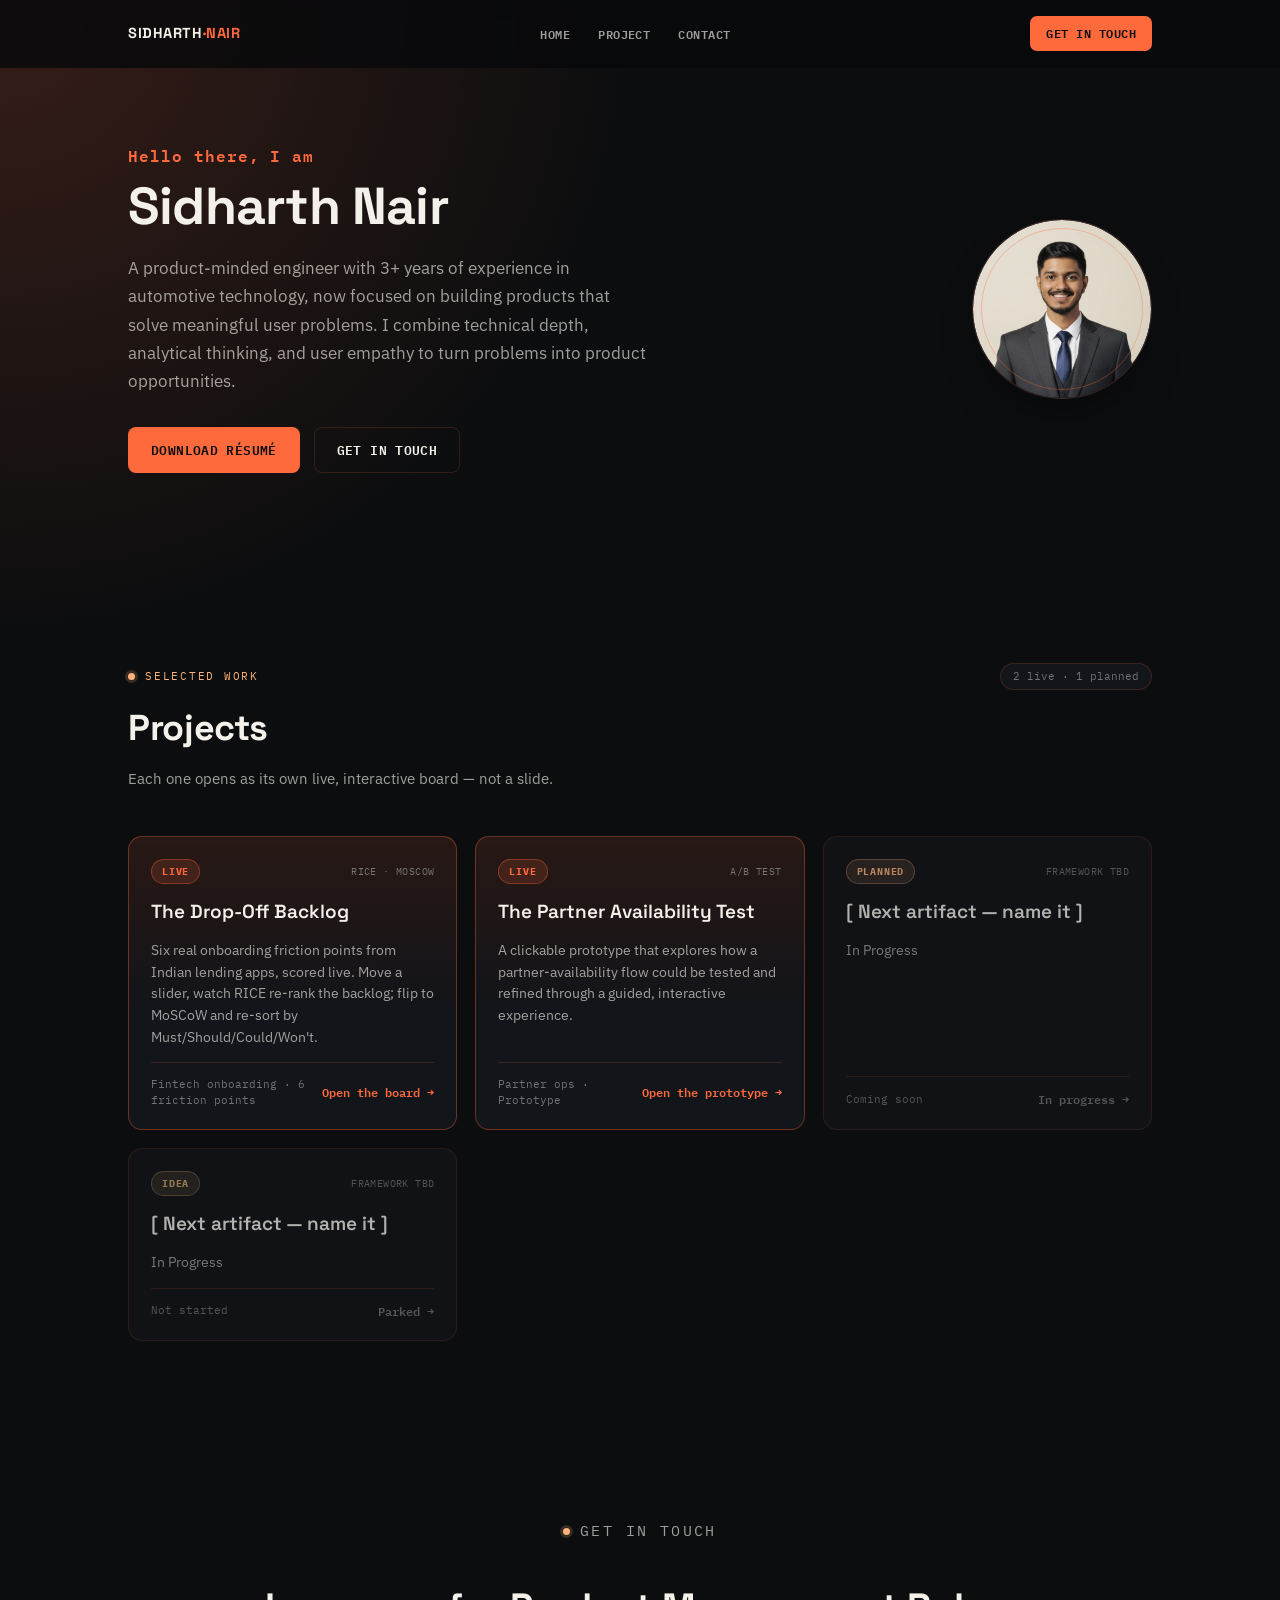
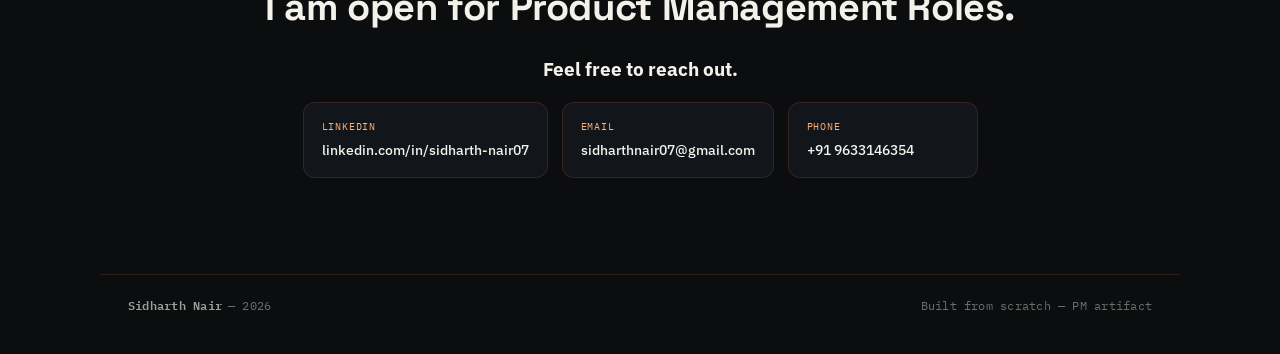
<file: index.html>
<!DOCTYPE html>
<html lang="en">
<head>
<meta charset="UTF-8">
<meta name="viewport" content="width=device-width, initial-scale=1">
<meta name="theme-color" content="#0B0D0F">
<title>Sidharth Nair · Portfolio</title>
<meta name="description" content="Sidharth Nair — Associate Product Manager candidate. Live, interactive prioritization artifacts: RICE, MoSCoW, and the frameworks that turn scattered user pain into a ranked backlog.">
<link rel="stylesheet" href="styles/main.css">
<link rel="icon" type="image/png" href="/assets/favicon.png">
<link rel="manifest" href="/site.webmanifest">
</head>
<body>
<a href="#main" class="skip-link">Skip to content</a>

<header class="site-nav" id="site-nav">
  <div class="nav-inner">
    <a href="#top" class="brand">SIDHARTH<span>·NAIR</span></a>
    <nav class="nav-links" id="nav-links">
      <a href="#top">Home</a>
      <a href="#projects">Project</a>
      <a href="#contact">Contact</a>
    </nav>
    <a class="nav-cta" href="#contact">Get in touch</a>
    <button class="nav-toggle" id="nav-toggle" aria-label="Toggle menu" aria-expanded="false">≡</button>
  </div>
</header>

<main id="main">

  <!-- ============ HERO: name, intro, resume button, photo ============ -->
  <section class="hero" id="top">
    <div class="hero-inner">
      <p class="hero-eyebrow">Hello there, I am</p>
      <h1>Sidharth Nair</h1>
      <p class="hero-sub">
        A product-minded engineer with 3+ years of experience in automotive technology, now focused on building products that solve meaningful user problems.
        I combine technical depth, analytical thinking, and user empathy to turn problems into product opportunities.
      </p>
      <div class="hero-actions">
        <a class="btn btn-primary" href="assets/Sidharth_Nair_PM.pdf" target="_blank" rel="noopener">Download Résumé</a>
        <a class="btn btn-ghost" href="#contact">Get in touch</a>
      </div>
    </div>
    <div class="hero-figure">
      <div class="avatar-frame">
        <img src="assets/profile.jpg" alt="Sidharth Nair">
        <span class="avatar-initials">SN</span>
      </div>
      
    </div>
  </section>

  <!-- ============ PROJECTS: three buttons, one opens the artifact ============ -->
  <section class="section reveal" id="projects">
    <div class="section-head with-count">
      <div>
        <p class="eyebrow">Selected work</p>
        <h2>Projects</h2>
        <p class="section-sub">Each one opens as its own live, interactive board — not a slide.</p>
      </div>
      <span class="section-count">2 live · 1 planned</span>
    </div>

    <div class="project-grid">

      <a class="project-card" data-status="live" href="projects/drop-off-backlog/index.html">
        <div class="card-top">
          <span class="status-chip live">Live</span>
          <span class="card-meta">RICE · MoSCoW</span>
        </div>
        <h3>The Drop-Off Backlog</h3>
        <p>Six real onboarding friction points from Indian lending apps, scored live. Move a slider, watch RICE re-rank the backlog; flip to MoSCoW and re-sort by Must/Should/Could/Won't.</p>
        <div class="card-foot">
          <span class="card-source">Fintech onboarding · 6 friction points</span>
          <span class="card-link">Open the board →</span>
        </div>
      </a>

      <a class="project-card" data-status="live" href="projects/partner-availability-test-BlitzCaseStudy/index.html">
        <div class="card-top">
          <span class="status-chip live">Live</span>
          <span class="card-meta">A/B Test</span>
        </div>
        <h3>The Partner Availability Test</h3>
        <p>A clickable prototype that explores how a partner-availability flow could be tested and refined through a guided, interactive experience.</p>
        <div class="card-foot">
          <span class="card-source">Partner ops · Prototype</span>
          <span class="card-link">Open the prototype →</span>
        </div>
      </a>

      <div class="project-card is-disabled" data-status="planned">
        <div class="card-top">
          <span class="status-chip planned">Planned</span>
          <span class="card-meta">Framework TBD</span>
        </div>
        <h3>[ Next artifact — name it ]</h3>
        <p>In Progress</p>
        <div class="card-foot">
          <span class="card-source">Coming soon</span>
          <span class="card-link">In progress →</span>
        </div>
      </div>

      <div class="project-card is-disabled" data-status="idea">
        <div class="card-top">
          <span class="status-chip idea">Idea</span>
          <span class="card-meta">Framework TBD</span>
        </div>
        <h3>[ Next artifact — name it ]</h3>
        <p>In Progress</p>
        <div class="card-foot">
          <span class="card-source">Not started</span>
          <span class="card-link">Parked →</span>
        </div>
      </div>

    </div>
  </section>

  <!-- ============ CONTACT ============ -->
  <section class="cta-band reveal" id="contact">
    <p class="eyebrow" style="justify-content:center;">Get in touch</p>
    <h2>I am open for Product Management Roles.</h2>
    <h3>Feel free to reach out.</h3>
    <div class="contact-grid">
      <a class="contact-item" href="www.linkedin.com/in/sidharth-nair07" target="_blank" rel="noopener">
        <span class="contact-label">LinkedIn</span>
        <span class="contact-value">linkedin.com/in/sidharth-nair07</span>
      </a>
      <a class="contact-item" href="mailto:sidharthnair07@gmail.com">
        <span class="contact-label">Email</span>
        <span class="contact-value">sidharthnair07@gmail.com</span>
      </a>
      <a class="contact-item" href="tel:+91 9633146354">
        <span class="contact-label">Phone</span>
        <span class="contact-value">+91 9633146354</span>
      </a>
    </div>
  </section>

</main>

<footer class="site-foot">
  <span class="foot-name">Sidharth Nair<span class="foot-year">— 2026</span></span>
  <span class="foot-tag">Built from scratch — PM artifact</span>
</footer>

<script src="script.js"></script>
</body>
</html>
</file>
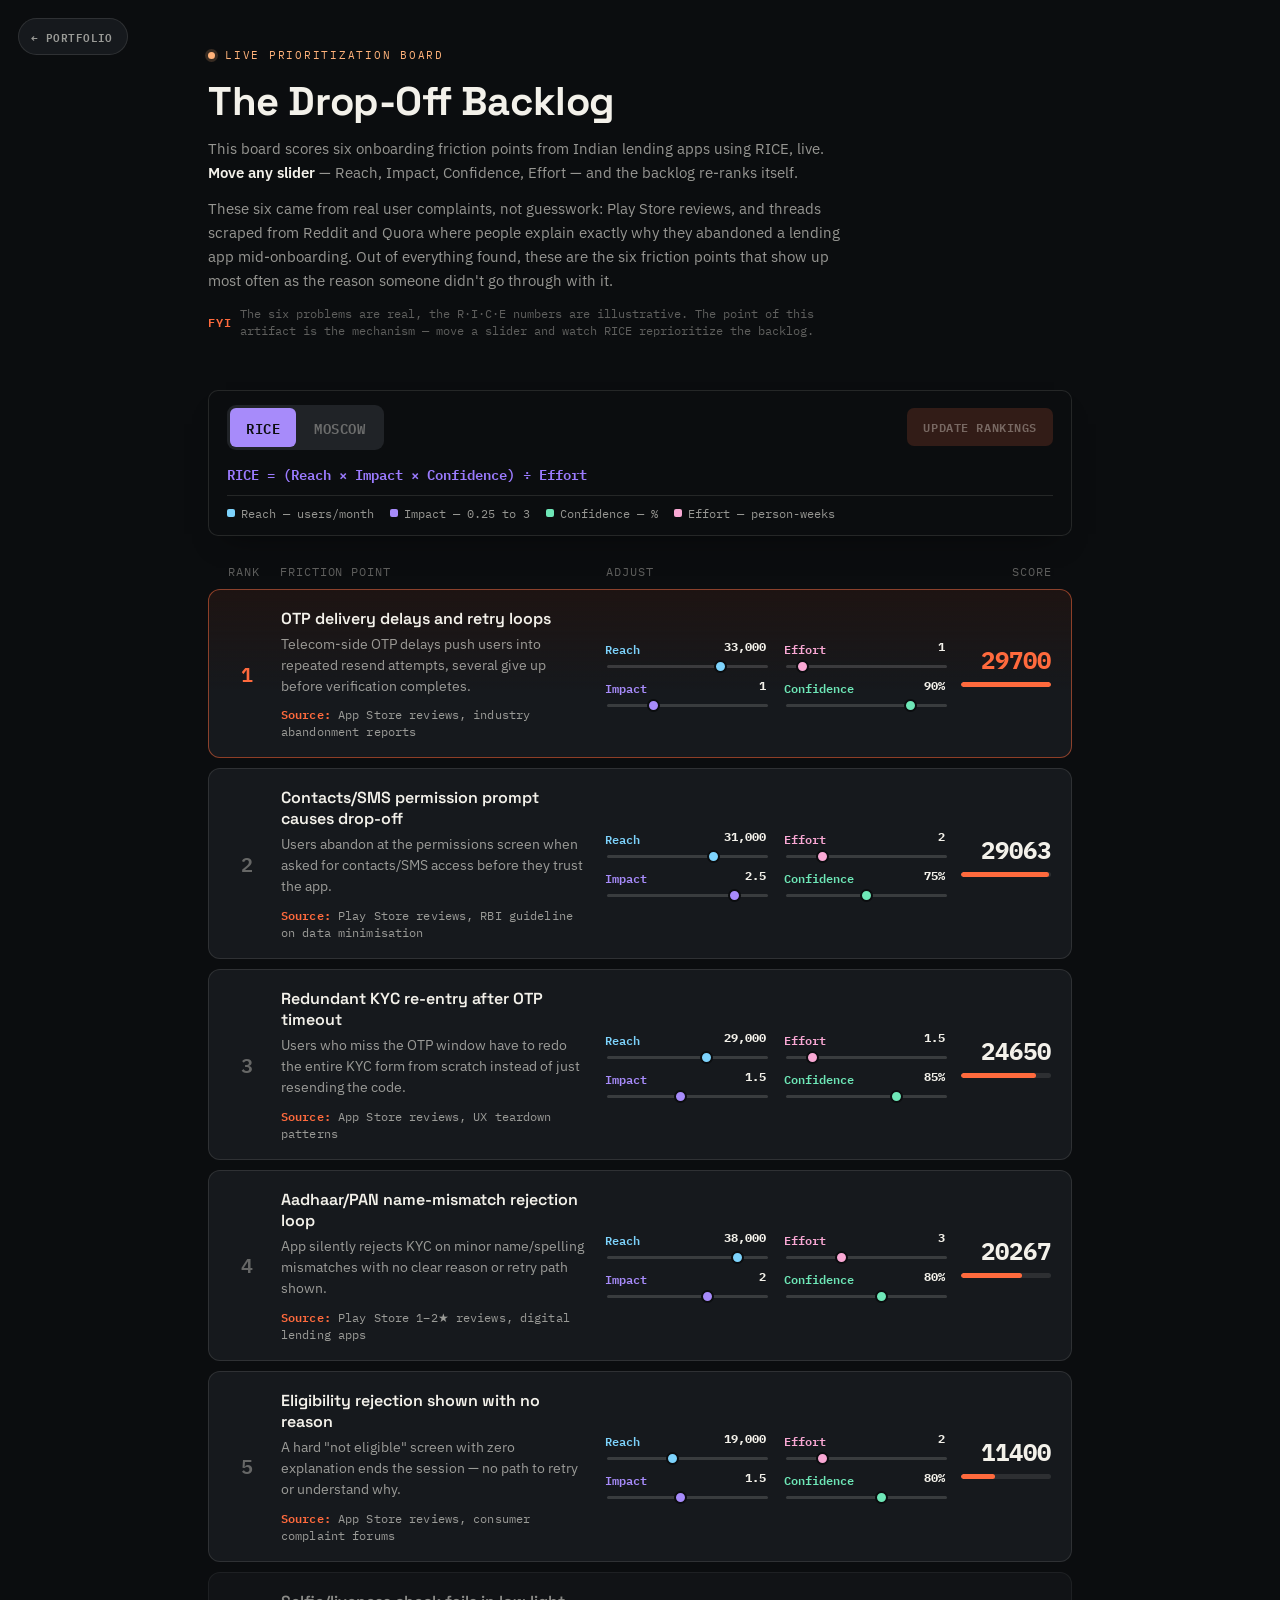
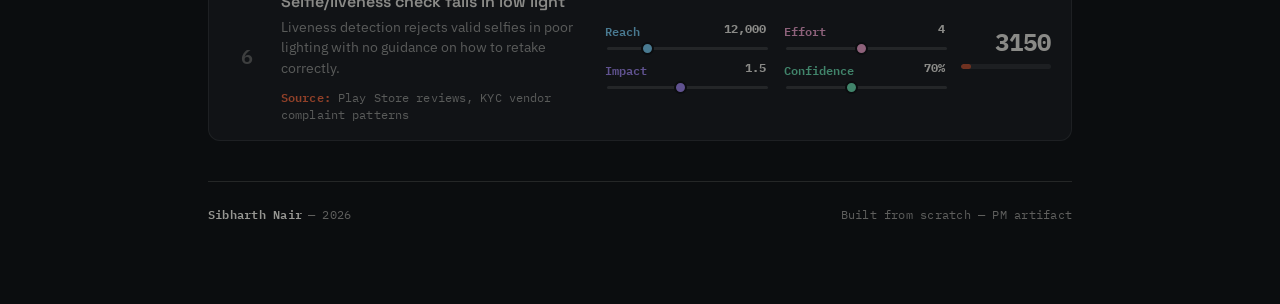
<file: projects/drop-off-backlog/index.html>
<!DOCTYPE html>
<html lang="en">
<head>
<meta charset="UTF-8">
<meta name="theme-color" content="#0B0D0F">
<title>The Drop-Off Backlog — RICE Board</title>
<link rel="icon" type="image/png" href="/assets/favicon.png">
<link rel="manifest" href="/site.webmanifest">
<style>
@import url('https://fonts.googleapis.com/css2?family=Space+Grotesk:wght@500;600;700&family=IBM+Plex+Sans:wght@400;500;600&family=IBM+Plex+Mono:wght@400;500;600&display=swap');

:root{
  --ink:#0B0D0F;
  --ink-2:#16191D;
  --ink-3:#202327;
  --paper:#F3F1EA;
  --paper-dim:rgba(243,241,234,0.60);
  --paper-dimmer:rgba(243,241,234,0.36);
  --orange:#FF6A3D;
  --amber:#FFB27A;
  --tan:#C9A66B;
  --rust:#C1502E;
  /* Cool secondary palette keeps MoSCoW distinct from the orange RICE system */
  --violet:#9B7BFF;
  --blue:#55B8FF;
  --teal:#4DD4B0;
  --pink:#F47FB5;
  /* RICE dimension palette */
  --rice-reach:#7DD3FC;
  --rice-impact:#A78BFA;
  --rice-conf:#6EE7B7;
  --rice-effort:#F9A8D4;
  --line:rgba(243,241,234,0.11);
  --display:'Space Grotesk',sans-serif;
  --body:'IBM Plex Sans',sans-serif;
  --mono:'IBM Plex Mono',monospace;
}

*{box-sizing:border-box;}

body{
  margin:0;
  background:var(--ink);
  color:var(--paper);
  font-family:var(--body);
  padding:0;
}

.wrap{
  max-width:920px;
  margin:0 auto;
  padding:0 28px 80px;
}

.page-head{
  padding:48px 0 28px;
}

.formula-strip{
  position:sticky;
  top:0;
  z-index:30;
  background:var(--ink);
  border:1px solid var(--line);
  border-radius:10px;
  padding:14px 18px;
  margin-bottom:28px;
  font-family:var(--mono);
  font-size:13px;
  box-shadow:0 16px 28px -18px rgba(0,0,0,0.55);
}
.formula-row{
  display:flex;
  align-items:center;
  justify-content:space-between;
  gap:16px;
  flex-wrap:wrap;
}
.formula-keys{
  display:flex;
  align-items:center;
  gap:16px;
  flex-wrap:wrap;
  margin-top:10px;
  padding-top:10px;
  border-top:1px solid var(--line);
}

.eyebrow{
  font-family:var(--mono);
  font-size:11px;
  letter-spacing:0.16em;
  text-transform:uppercase;
  color:var(--amber);
  display:flex;
  align-items:center;
  gap:10px;
  margin-bottom:18px;
}
.eyebrow::before{
  content:'';
  width:7px;height:7px;border-radius:50%;
  background:var(--amber);
  box-shadow:0 0 0 3px rgba(255,178,122,0.18);
}

h1{
  font-family:var(--display);
  font-weight:700;
  font-size:clamp(28px,4vw,40px);
  line-height:1.08;
  margin:0 0 14px;
  letter-spacing:-0.01em;
}

.sub{
  color:var(--paper-dim);
  font-size:15px;
  line-height:1.6;
  max-width:640px;
  margin:0 0 12px;
}
.sub b{color:var(--paper);font-weight:600;}

.fyi-line{
  display:flex;
  align-items:center;
  gap:8px;
  font-family:var(--mono);
  font-size:11.5px;
  line-height:1.5;
  color:var(--paper-dimmer);
  max-width:640px;
  margin:0 0 22px;
}
.fyi-line .tag{
  color:var(--orange);
  font-weight:600;
  letter-spacing:0.08em;
  text-transform:uppercase;
  flex-shrink:0;
}

.formula-strip .eq{color:var(--violet);font-weight:600;font-size:14px;}
.update-btn{
  font-family:var(--mono);
  font-size:11.5px;
  font-weight:600;
  letter-spacing:0.05em;
  text-transform:uppercase;
  color:var(--ink);
  background:var(--orange);
  border:none;
  border-radius:7px;
  padding:9px 16px;
  cursor:pointer;
  transition:opacity 0.2s ease, transform 0.15s ease;
  flex-shrink:0;
  white-space:nowrap;
}
.update-btn:hover:not(:disabled){transform:translateY(-1px);}
.update-btn:disabled{
  background:rgba(255,106,61,0.16);
  color:var(--paper-dimmer);
  cursor:default;
}
.fkey{display:flex;align-items:center;gap:6px;color:var(--paper-dim);font-size:12px;}
.fkey .dot{width:8px;height:8px;border-radius:2px;flex-shrink:0;}
.fkey.reach .dot{background:var(--rice-reach);}
.fkey.impact .dot{background:var(--rice-impact);}
.fkey.conf .dot{background:var(--rice-conf);}
.fkey.effort .dot{background:var(--rice-effort);}
.fkey.must .dot{background:var(--violet);}
.fkey.should .dot{background:var(--blue);}
.fkey.could .dot{background:var(--teal);}
.fkey.wont .dot{background:var(--pink);}
.fkey b{color:var(--paper);font-weight:600;}

.mode-row{
  display:flex;
  align-items:center;
  justify-content:space-between;
  gap:16px;
  flex-wrap:wrap;
  margin-bottom:12px;
}
.mode-toggle{
  display:flex;
  gap:2px;
  background:var(--ink-3);
  padding:3px;
  border-radius:9px;
}
.mode-btn{
  font-family:var(--mono);
  font-size:13.5px;
  font-weight:600;
  letter-spacing:0.04em;
  text-transform:uppercase;
  color:var(--paper-dimmer);
  background:transparent;
  border:none;
  border-radius:6px;
  padding:8px 16px;
  cursor:pointer;
  transition:background 0.2s ease, color 0.2s ease;
}
.mode-btn.active{
  background:var(--rice-impact);
  color:var(--ink);
}
.mode-btn[data-mode="moscow"].active{
  background:var(--violet);
  color:var(--ink);
}
.mode-panel[hidden]{display:none;}
#board[hidden],
#board-head[hidden],
#moscow-board[hidden]{display:none;}

.section-head{
  display:flex;
  align-items:center;
  gap:9px;
  margin:0 0 10px;
  padding:0 2px;
}
.section-head .dot{width:8px;height:8px;border-radius:2px;flex-shrink:0;}
.section-head.must .dot{background:var(--violet);}
.section-head.should .dot{background:var(--blue);}
.section-head.could .dot{background:var(--teal);}
.section-head.wont .dot{background:var(--pink);}
.section-title{
  font-family:var(--display);
  font-weight:600;
  font-size:14.5px;
}
.section-count{
  font-family:var(--mono);
  font-size:10.5px;
  color:var(--paper-dimmer);
  background:var(--ink-2);
  border:1px solid var(--line);
  border-radius:20px;
  padding:2px 9px;
}
.moscow-section{margin-bottom:22px;}
.moscow-section:last-child{margin-bottom:0;}
.section-rows{display:flex;flex-direction:column;gap:10px;}
.section-empty{
  border:1px dashed var(--line);
  border-radius:10px;
  padding:14px 16px;
  font-family:var(--mono);
  font-size:11.5px;
  color:var(--paper-dimmer);
  display:none;
}
.moscow-section.empty .section-empty{display:block;}

.moscow-row{
  background:var(--ink-2);
  border:1px solid var(--line);
  border-radius:12px;
  padding:16px 18px;
  display:flex;
  align-items:center;
  justify-content:space-between;
  gap:16px;
}
.mrow-info{flex:1;min-width:0;}
.mrow-name{
  font-family:var(--display);
  font-weight:600;
  font-size:16px;
  margin-bottom:5px;
}
.mrow-desc{
  font-size:13.5px;
  color:var(--paper-dim);
  line-height:1.55;
  margin-bottom:9px;
}
.mrow-meta{
  display:flex;
  align-items:center;
  flex-wrap:wrap;
  gap:8px 12px;
}
.reason{
  font-family:var(--mono);
  font-size:12px;
  line-height:1.55;
  color:var(--paper-dim);
}
.reason b{color:var(--violet);font-weight:600;}
.rice-ref{
  font-family:var(--mono);
  font-size:11px;
  font-weight:700;
  color:var(--orange);
  background:rgba(255,106,61,0.12);
  border:1px solid rgba(255,106,61,0.32);
  padding:3px 10px;
  border-radius:20px;
  letter-spacing:0.02em;
  white-space:nowrap;
  flex-shrink:0;
}

.cat-toggle{
  display:flex;
  gap:4px;
  background:var(--ink-3);
  padding:4px;
  border-radius:9px;
  flex-shrink:0;
}
.cat-btn{
  width:34px;
  height:32px;
  border:none;
  border-radius:6px;
  background:transparent;
  color:var(--paper-dimmer);
  font-family:var(--mono);
  font-size:12.5px;
  font-weight:700;
  cursor:pointer;
  transition:background 0.2s ease, color 0.2s ease;
}
.cat-btn:hover{color:var(--paper);}
.cat-btn.active[data-cat="M"]{background:var(--violet);color:var(--ink);}
.cat-btn.active[data-cat="S"]{background:var(--blue);color:var(--ink);}
.cat-btn.active[data-cat="C"]{background:var(--teal);color:var(--ink);}
.cat-btn.active[data-cat="W"]{background:var(--pink);color:var(--ink);}

.board-head{
  display:grid;
  grid-template-columns:36px 1fr 340px 90px;
  gap:16px;
  padding:0 20px 10px;
  font-family:var(--mono);
  font-size:11.5px;
  letter-spacing:0.08em;
  text-transform:uppercase;
  color:var(--paper-dimmer);
}

#board{
  display:flex;
  flex-direction:column;
  gap:10px;
}

.row{
  background:var(--ink-2);
  border:1px solid var(--line);
  border-radius:12px;
  padding:18px 20px;
  display:grid;
  grid-template-columns:36px 1fr 340px 90px;
  gap:16px;
  align-items:center;
  transition:border-color 0.3s ease, background 0.3s ease;
  position:relative;
}
.row.top{
  border-color:rgba(255,106,61,0.5);
  background:linear-gradient(180deg, rgba(255,106,61,0.08), var(--ink-2) 60%);
}
.row.cut{
  opacity:0.55;
}
.row.dirty{
  border-color:rgba(255,106,61,0.4);
  border-style:dashed;
}
.row.dirty .score,
.row.dirty .bar-fill{
  opacity:0.4;
}

.rank{
  font-family:var(--mono);
  font-size:20px;
  font-weight:600;
  color:var(--paper-dimmer);
  text-align:center;
}
.row.top .rank{color:var(--orange);}
.row.top .score{color:var(--orange);}

.item-info .name{
  font-family:var(--display);
  font-weight:600;
  font-size:16px;
  margin-bottom:5px;
}
.item-info .desc{
  font-size:13.5px;
  color:var(--paper-dim);
  line-height:1.55;
  max-width:420px;
}
.item-info .source{
  font-family:var(--mono);
  font-size:12px;
  color:var(--paper-dim);
  margin-top:8px;
  letter-spacing:0.01em;
}
.item-info .source b{color:var(--orange);font-weight:600;}

.sliders{
  display:grid;
  grid-template-columns:1fr 1fr;
  gap:8px 18px;
}
.slider-unit{display:flex;flex-direction:column;gap:4px;}
.slider-unit .lbl{
  display:flex;justify-content:space-between;
  font-family:var(--mono);
  font-size:11.5px;
}
.slider-unit .lbl .dim-name{font-weight:600;}
.slider-unit .lbl .val{color:var(--paper);font-weight:700;}
.dim-reach .dim-name{color:var(--rice-reach);}
.dim-impact .dim-name{color:var(--rice-impact);}
.dim-conf .dim-name{color:var(--rice-conf);}
.dim-effort .dim-name{color:var(--rice-effort);}
input[type=range]{
  -webkit-appearance:none;
  width:100%;
  height:3px;
  border-radius:2px;
  background:rgba(241,239,233,0.16);
  outline:none;
}
input[type=range]::-webkit-slider-thumb{
  -webkit-appearance:none;
  width:13px;height:13px;border-radius:50%;
  cursor:pointer;
  border:2px solid var(--ink);
}
.r-reach::-webkit-slider-thumb{background:var(--rice-reach);}
.r-impact::-webkit-slider-thumb{background:var(--rice-impact);}
.r-conf::-webkit-slider-thumb{background:var(--rice-conf);}
.r-effort::-webkit-slider-thumb{background:var(--rice-effort);}
input[type=range]::-moz-range-thumb{
  width:13px;height:13px;border-radius:50%;cursor:pointer;border:2px solid var(--ink);
}
.r-reach::-moz-range-thumb{background:var(--rice-reach);}
.r-impact::-moz-range-thumb{background:var(--rice-impact);}
.r-conf::-moz-range-thumb{background:var(--rice-conf);}
.r-effort::-moz-range-thumb{background:var(--rice-effort);}

.score-col{
  display:flex;
  flex-direction:column;
  align-items:flex-end;
  gap:6px;
}
.score{
  font-family:var(--mono);
  font-size:24px;
  font-weight:700;
}
.bar-track{
  width:90px;
  height:5px;
  background:rgba(241,239,233,0.1);
  border-radius:3px;
  overflow:hidden;
}
.bar-fill{
  height:100%;
  border-radius:3px;
  background:var(--orange);
  transition:width 0.35s ease;
}
.row.cut .bar-fill{background:var(--rust);}
.pending-tag{
  font-family:var(--mono);
  font-size:9px;
  letter-spacing:0.06em;
  text-transform:uppercase;
  color:var(--orange);
  opacity:0;
  transition:opacity 0.2s ease;
}
.row.dirty .pending-tag{opacity:1;}

.foot{
  margin-top:40px;
  padding-top:22px;
  border-top:1px solid var(--line);
  display:flex;
  align-items:baseline;
  justify-content:space-between;
  gap:16px;
  flex-wrap:wrap;
  font-family:var(--mono);
  font-size:11.5px;
  letter-spacing:0.02em;
  color:var(--paper-dimmer);
}
.foot-name{color:var(--paper-dim);font-weight:600;}
.foot-name .foot-year{color:var(--paper-dimmer);font-weight:400;margin-left:6px;}
.foot-tag{color:var(--paper-dimmer);}

.back-link{
  position:fixed;
  top:18px;
  left:18px;
  z-index:40;
  display:inline-flex;
  align-items:center;
  gap:7px;
  font-family:var(--mono);
  font-size:11px;
  font-weight:600;
  letter-spacing:0.04em;
  text-transform:uppercase;
  color:var(--paper-dim);
  background:var(--ink-2);
  border:1px solid var(--line);
  border-radius:20px;
  padding:8px 14px 8px 12px;
  text-decoration:none;
  transition:border-color 0.2s ease, color 0.2s ease;
}
.back-link:hover{color:var(--orange);border-color:rgba(255,106,61,0.4);}
@media (max-width:760px){
  .back-link{position:static;display:inline-flex;margin-bottom:18px;}
}

@media (max-width:760px){
  .board-head{display:none;}
  .row{grid-template-columns:1fr;gap:14px;}
  .rank{position:absolute;top:16px;right:18px;}
  .sliders{grid-template-columns:1fr;}
  .score-col{flex-direction:row;justify-content:space-between;align-items:center;}
  .moscow-row{flex-direction:column;align-items:stretch;}
  .cat-toggle{align-self:flex-start;}
  .foot{flex-direction:column;align-items:flex-start;gap:6px;}
}
</style>
</head>
<body>
<a href="../../index.html#backlog" class="back-link">← Portfolio</a>
<div class="wrap">
  <div class="page-head">
    <div class="eyebrow">Live prioritization board</div>
    <h1>The Drop-Off Backlog</h1>
    <p class="sub">This board scores six onboarding friction points from Indian lending apps using RICE, live. <b>Move any slider</b> — Reach, Impact, Confidence, Effort — and the backlog re-ranks itself.</p>
    <p class="sub">These six came from real user complaints, not guesswork: Play Store reviews, and threads scraped from Reddit and Quora where people explain exactly why they abandoned a lending app mid-onboarding. Out of everything found, these are the six friction points that show up most often as the reason someone didn't go through with it.</p>
    <p class="fyi-line"><span class="tag">FYI</span>The six problems are real, the R·I·C·E numbers are illustrative. The point of this artifact is the mechanism — move a slider and watch RICE reprioritize the backlog.</p>
  </div>

  <div class="formula-strip">
    <div class="mode-row">
      <div class="mode-toggle">
        <button class="mode-btn active" data-mode="rice" type="button">RICE</button>
        <button class="mode-btn" data-mode="moscow" type="button">MoSCoW</button>
      </div>
      <button id="update-btn" class="update-btn" disabled>Update rankings</button>
    </div>

    <div id="rice-panel" class="mode-panel">
      <div class="formula-row">
        <span class="eq">RICE&nbsp;=&nbsp;(Reach&nbsp;×&nbsp;Impact&nbsp;×&nbsp;Confidence)&nbsp;÷&nbsp;Effort</span>
      </div>
      <div class="formula-keys">
        <span class="fkey reach"><span class="dot"></span>Reach — users/month</span>
        <span class="fkey impact"><span class="dot"></span>Impact — 0.25 to 3</span>
        <span class="fkey conf"><span class="dot"></span>Confidence — %</span>
        <span class="fkey effort"><span class="dot"></span>Effort — person-weeks</span>
      </div>
    </div>

    <div id="moscow-panel" class="mode-panel" hidden>
      <div class="formula-keys">
        <span class="fkey must"><span class="dot"></span><b>M</b>&nbsp;Must have — ships this round, non-negotiable</span>
        <span class="fkey should"><span class="dot"></span><b>S</b>&nbsp;Should have — important, survivable to skip once</span>
        <span class="fkey could"><span class="dot"></span><b>C</b>&nbsp;Could have — nice if there's time, cut first</span>
        <span class="fkey wont"><span class="dot"></span><b>W</b>&nbsp;Won't have — parked, not this round</span>
      </div>
    </div>
  </div>

  <div class="board-head" id="board-head">
    <span>Rank</span>
    <span>Friction point</span>
    <span>Adjust</span>
    <span style="text-align:right;">Score</span>
  </div>

  <div id="board"></div>
  <div id="moscow-board" hidden></div>

  <div class="foot">
    <span class="foot-name">Sibharth Nair<span class="foot-year">— 2026</span></span>
    <span class="foot-tag">Built from scratch — PM artifact</span>
  </div>
</div>

<script>
const items = [
  {
    id:'kyc-mismatch',
    name:'Aadhaar/PAN name-mismatch rejection loop',
    desc:'App silently rejects KYC on minor name/spelling mismatches with no clear reason or retry path shown.',
    source:'Source: Play Store 1–2★ reviews, digital lending apps',
    reach:38000, impact:2, conf:80, effort:3,
    moscow:'S', moscowReason:'High impact, but needs backend verification changes — bigger lift than it looks.'
  },
  {
    id:'kyc-reentry',
    name:'Redundant KYC re-entry after OTP timeout',
    desc:'Users who miss the OTP window have to redo the entire KYC form from scratch instead of just resending the code.',
    source:'Source: App Store reviews, UX teardown patterns',
    reach:29000, impact:1.5, conf:85, effort:1.5,
    moscow:'S', moscowReason:'Clear win, but a narrower slice of users than the two Must-haves.'
  },
  {
    id:'permission-overreach',
    name:'Contacts/SMS permission prompt causes drop-off',
    desc:'Users abandon at the permissions screen when asked for contacts/SMS access before they trust the app.',
    source:'Source: Play Store reviews, RBI guideline on data minimisation',
    reach:31000, impact:2.5, conf:75, effort:2,
    moscow:'M', moscowReason:"Trust-breaking moment, and flagged directly in RBI's data-minimisation guidance."
  },
  {
    id:'rejection-blackbox',
    name:'Eligibility rejection shown with no reason',
    desc:'A hard "not eligible" screen with zero explanation ends the session — no path to retry or understand why.',
    source:'Source: App Store reviews, consumer complaint forums',
    reach:19000, impact:1.5, conf:80, effort:2,
    moscow:'C', moscowReason:'Real friction, but lower reach than everything above it.'
  },
  {
    id:'otp-delivery',
    name:'OTP delivery delays and retry loops',
    desc:'Telecom-side OTP delays push users into repeated resend attempts, several give up before verification completes.',
    source:'Source: App Store reviews, industry abandonment reports',
    reach:33000, impact:1, conf:90, effort:1,
    moscow:'M', moscowReason:'Highest reach, lowest effort — quick systemic fix worth doing first.'
  },
  {
    id:'liveness',
    name:'Selfie/liveness check fails in low light',
    desc:'Liveness detection rejects valid selfies in poor lighting with no guidance on how to retake correctly.',
    source:'Source: Play Store reviews, KYC vendor complaint patterns',
    reach:12000, impact:1.5, conf:70, effort:4,
    moscow:'W', moscowReason:'Smallest reach of the six — parked until the bigger fixes ship.'
  }
];

function score(it){
  return (it.reach * it.impact * (it.conf/100)) / it.effort;
}

const board = document.getElementById('board');
const rowEls = {};

function render(initial){
  const sorted = [...items].sort((a,b)=> score(b)-score(a));
  const maxScore = score(sorted[0]);

  if(initial){
    sorted.forEach((it, idx)=>{
      const row = document.createElement('div');
      row.className='row';
      row.dataset.id = it.id;
      row.innerHTML = `
        <div class="rank">${idx+1}</div>
        <div class="item-info">
          <div class="name">${it.name}</div>
          <div class="desc">${it.desc}</div>
          <div class="source"><b>Source:</b> ${it.source.replace(/^Source:\s*/,'')}</div>
        </div>
        <div class="sliders">
          <div class="slider-unit dim-reach">
            <div class="lbl"><span class="dim-name">Reach</span><span class="val" data-out="reach">${it.reach.toLocaleString()}</span></div>
            <input type="range" class="r-reach" min="2000" max="45000" step="1000" value="${it.reach}">
          </div>
          <div class="slider-unit dim-effort">
            <div class="lbl"><span class="dim-name">Effort</span><span class="val" data-out="effort">${it.effort}</span></div>
            <input type="range" class="r-effort" min="0.5" max="8" step="0.5" value="${it.effort}">
          </div>
          <div class="slider-unit dim-impact">
            <div class="lbl"><span class="dim-name">Impact</span><span class="val" data-out="impact">${it.impact}</span></div>
            <input type="range" class="r-impact" min="0.25" max="3" step="0.25" value="${it.impact}">
          </div>
          <div class="slider-unit dim-conf">
            <div class="lbl"><span class="dim-name">Confidence</span><span class="val" data-out="conf">${it.conf}%</span></div>
            <input type="range" class="r-conf" min="50" max="100" step="5" value="${it.conf}">
          </div>
        </div>
        <div class="score-col">
          <div class="score" data-out="score">${score(it).toFixed(0)}</div>
          <div class="bar-track"><div class="bar-fill" data-out="bar" style="width:${(score(it)/maxScore*100).toFixed(0)}%"></div></div>
          <div class="pending-tag">pending</div>
        </div>
      `;
      board.appendChild(row);
      rowEls[it.id] = row;

      row.querySelector('.r-reach').addEventListener('input', e=>{
        it.reach = +e.target.value;
        row.querySelector('[data-out="reach"]').textContent = it.reach.toLocaleString();
        markDirty(it.id);
      });
      row.querySelector('.r-impact').addEventListener('input', e=>{
        it.impact = +e.target.value;
        row.querySelector('[data-out="impact"]').textContent = it.impact;
        markDirty(it.id);
      });
      row.querySelector('.r-conf').addEventListener('input', e=>{
        it.conf = +e.target.value;
        row.querySelector('[data-out="conf"]').textContent = it.conf + '%';
        markDirty(it.id);
      });
      row.querySelector('.r-effort').addEventListener('input', e=>{
        it.effort = +e.target.value;
        row.querySelector('[data-out="effort"]').textContent = it.effort;
        markDirty(it.id);
      });
    });
  }
}

const dirtyIds = new Set();
const updateBtn = document.getElementById('update-btn');

function markDirty(id){
  dirtyIds.add(id);
  rowEls[id].classList.add('dirty');
  updateBtn.disabled = false;
  updateBtn.textContent = `Update rankings (${dirtyIds.size})`;
}

function clearDirty(){
  dirtyIds.forEach(id=> rowEls[id].classList.remove('dirty'));
  dirtyIds.clear();
  updateBtn.disabled = true;
  updateBtn.textContent = 'Update rankings';
}

updateBtn.addEventListener('click', ()=>{
  recalcAndReorder();
  clearDirty();
  items.forEach(it=>{
    moscowRowEls[it.id].querySelector('[data-rice-ref]').textContent = 'RICE ' + score(it).toFixed(0);
  });
});

function recalcAndReorder(){
  // FLIP: record first positions
  const first = {};
  items.forEach(it=>{ first[it.id] = rowEls[it.id].getBoundingClientRect().top; });

  const sorted = [...items].sort((a,b)=> score(b)-score(a));
  const maxScore = score(sorted[0]);
  const minScore = score(sorted[sorted.length-1]);

  // reorder DOM
  sorted.forEach(it=> board.appendChild(rowEls[it.id]));

  sorted.forEach((it, idx)=>{
    const row = rowEls[it.id];
    row.querySelector('.rank').textContent = idx+1;
    row.querySelector('[data-out="reach"]').textContent = it.reach.toLocaleString();
    row.querySelector('[data-out="effort"]').textContent = it.effort;
    row.querySelector('[data-out="impact"]').textContent = it.impact;
    row.querySelector('[data-out="conf"]').textContent = it.conf + '%';
    row.querySelector('[data-out="score"]').textContent = score(it).toFixed(0);
    row.querySelector('[data-out="bar"]').style.width = (score(it)/maxScore*100).toFixed(0)+'%';
    row.classList.toggle('top', idx===0);
    row.classList.toggle('cut', score(it) === minScore && sorted.length>3 && idx>=sorted.length-2);
  });

  // FLIP: invert + play
  items.forEach(it=>{
    const row = rowEls[it.id];
    const last = row.getBoundingClientRect().top;
    const delta = first[it.id] - last;
    if(delta){
      row.style.transition='none';
      row.style.transform = `translateY(${delta}px)`;
      requestAnimationFrame(()=>{
        row.style.transition='transform 0.4s cubic-bezier(.2,.8,.2,1)';
        row.style.transform='translateY(0)';
      });
    }
  });
}

render(true);
recalcAndReorder();

/* ---------- Mode toggle (RICE <-> MoSCoW) ---------- */

const modeButtons = document.querySelectorAll('.mode-btn');
const ricePanel = document.getElementById('rice-panel');
const moscowPanel = document.getElementById('moscow-panel');
const boardHead = document.getElementById('board-head');
const moscowBoard = document.getElementById('moscow-board');

function switchMode(mode){
  modeButtons.forEach(b=> b.classList.toggle('active', b.dataset.mode===mode));
  ricePanel.hidden = mode!=='rice';
  moscowPanel.hidden = mode!=='moscow';
  boardHead.hidden = mode!=='rice';
  board.hidden = mode!=='rice';
  moscowBoard.hidden = mode!=='moscow';
  updateBtn.style.display = mode==='rice' ? '' : 'none';
}

modeButtons.forEach(b=> b.addEventListener('click', ()=> switchMode(b.dataset.mode)));

/* ---------- MoSCoW board ---------- */

const CATS = [
  {key:'M', label:'Must have', cls:'must'},
  {key:'S', label:'Should have', cls:'should'},
  {key:'C', label:'Could have', cls:'could'},
  {key:'W', label:"Won't have", cls:'wont'}
];

const sectionRowsEls = {};
const sectionCountEls = {};
const sectionWrapEls = {};
const moscowRowEls = {};

function buildMoscowBoard(){
  CATS.forEach(cat=>{
    const section = document.createElement('div');
    section.className = 'moscow-section';
    section.dataset.cat = cat.key;
    section.innerHTML = `
      <div class="section-head ${cat.cls}">
        <span class="dot"></span>
        <span class="section-title">${cat.label}</span>
        <span class="section-count" data-count>0</span>
      </div>
      <div class="section-rows" data-rows></div>
      <div class="section-empty">Nothing here — move a card in with the M / S / C / W buttons.</div>
    `;
    moscowBoard.appendChild(section);
    sectionWrapEls[cat.key] = section;
    sectionRowsEls[cat.key] = section.querySelector('[data-rows]');
    sectionCountEls[cat.key] = section.querySelector('[data-count]');
  });

  items.forEach(it=>{
    const row = document.createElement('div');
    row.className = 'moscow-row';
    row.dataset.id = it.id;
    row.innerHTML = `
      <div class="mrow-info">
        <div class="mrow-name">${it.name}</div>
        <div class="mrow-desc">${it.desc}</div>
        <div class="mrow-meta">
          <span class="reason"><b>Why:</b> ${it.moscowReason}</span>
          <span class="rice-ref" data-rice-ref>RICE ${score(it).toFixed(0)}</span>
        </div>
      </div>
      <div class="cat-toggle">
        ${CATS.map(c=>`<button class="cat-btn" data-cat="${c.key}">${c.key}</button>`).join('')}
      </div>
    `;
    row.querySelectorAll('.cat-btn').forEach(btn=>{
      btn.classList.toggle('active', btn.dataset.cat === it.moscow);
      btn.addEventListener('click', ()=> reassignMoscow(it.id, btn.dataset.cat));
    });
    sectionRowsEls[it.moscow].appendChild(row);
    moscowRowEls[it.id] = row;
  });

  refreshSectionCounts();
}

function refreshSectionCounts(){
  CATS.forEach(cat=>{
    const count = sectionRowsEls[cat.key].children.length;
    sectionCountEls[cat.key].textContent = count;
    sectionWrapEls[cat.key].classList.toggle('empty', count===0);
  });
}

function reassignMoscow(id, newCat){
  const it = items.find(i=> i.id===id);
  if(!it || it.moscow === newCat) return;

  const row = moscowRowEls[id];
  const first = row.getBoundingClientRect();

  it.moscow = newCat;
  sectionRowsEls[newCat].appendChild(row);
  row.querySelectorAll('.cat-btn').forEach(btn=>{
    btn.classList.toggle('active', btn.dataset.cat === newCat);
  });
  refreshSectionCounts();

  const last = row.getBoundingClientRect();
  const dx = first.left - last.left;
  const dy = first.top - last.top;
  if(dx || dy){
    row.style.transition = 'none';
    row.style.transform = `translate(${dx}px, ${dy}px)`;
    requestAnimationFrame(()=>{
      row.style.transition = 'transform 0.4s cubic-bezier(.2,.8,.2,1)';
      row.style.transform = 'translate(0,0)';
    });
  }
}

buildMoscowBoard();
</script>
</body>
</html>
</file>
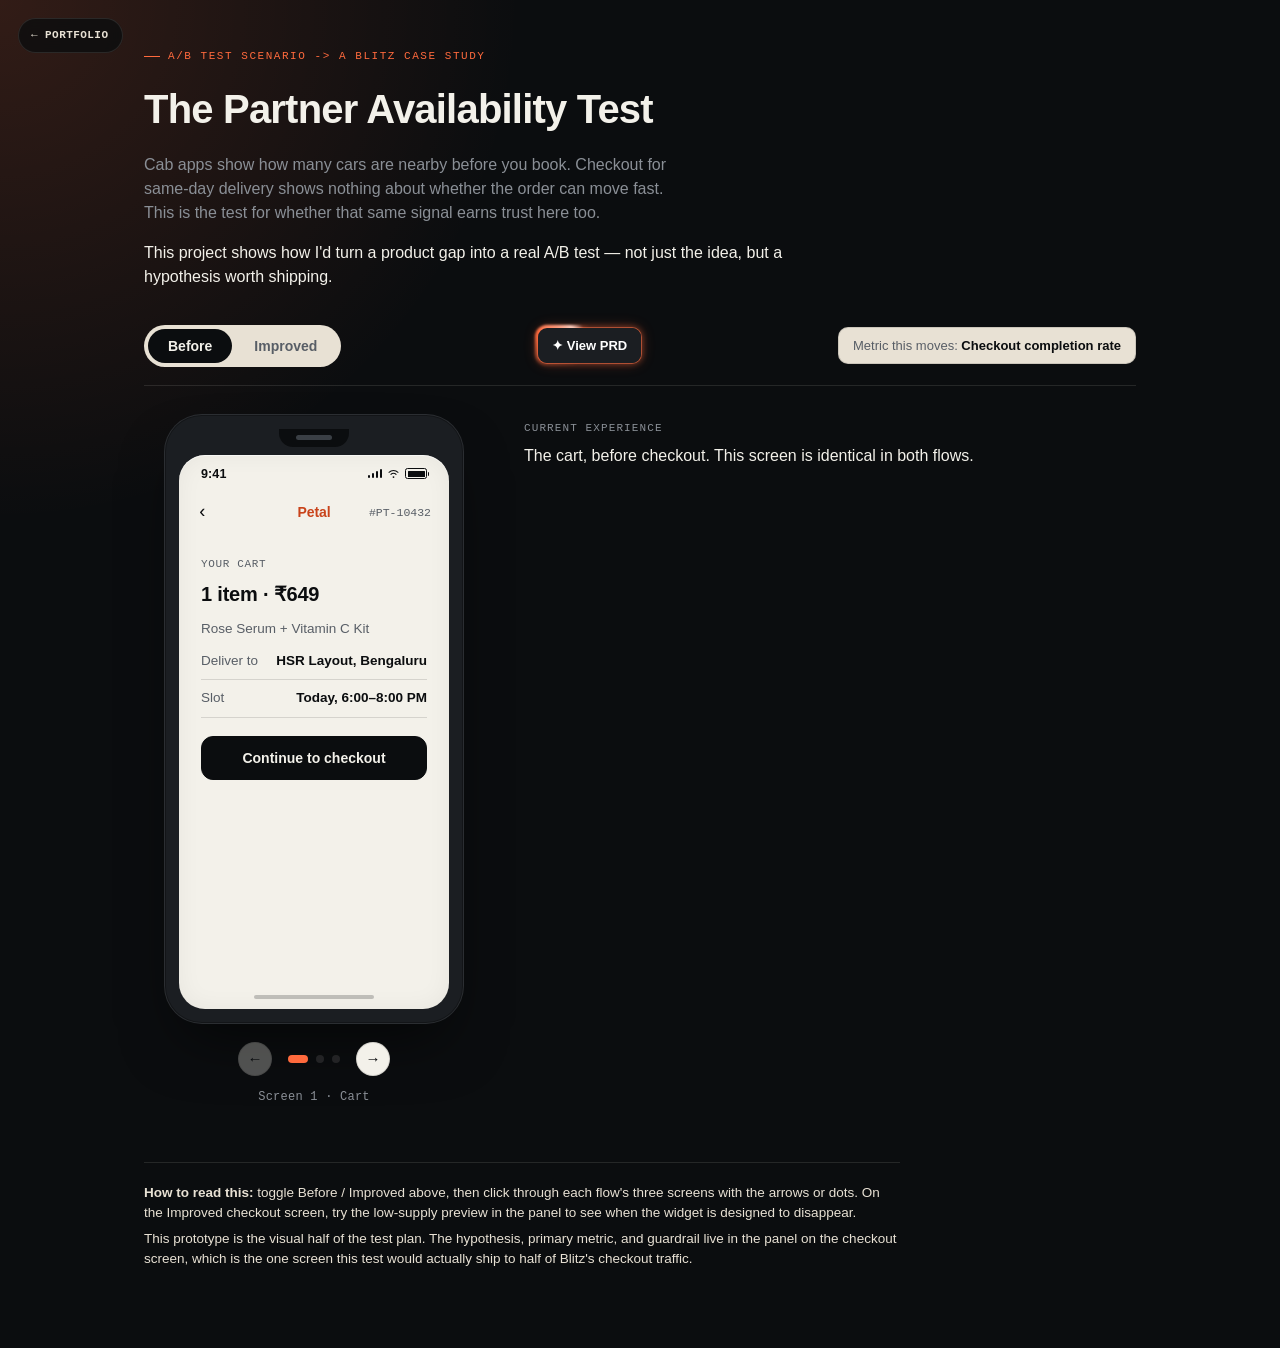
<file: projects/partner-availability-test-BlitzCaseStudy/index.html>
<!DOCTYPE html>
<html lang="en">
<head>
<meta charset="UTF-8">
<meta name="viewport" content="width=device-width, initial-scale=1.0">
<title>The Partner Availability Test — Clickable Prototype</title>
<link rel="icon" type="image/png" href="/assets/favicon.png">
<link rel="manifest" href="/site.webmanifest">
<style>
  :root{
    --ink:#0B0D0F;
    --ink-2:#1B1E22;
    --ink-soft:#8A8F96;
    --ink-soft-light:#585E66;
    --paper:#F3F1EA;
    --paper-dim:#E8E1D4;
    --line:rgba(243,241,234,0.11);
    --line-light:rgba(11,13,15,0.13);
    --petal:#FF6A3D;
    --petal-deep:#C9431A;
    --petal-tint:rgba(255,106,61,0.12);
    --transit:#FFB27A;
    --resolved:#4DD4B0;
    --active:#55B8FF;
    --active-deep:#0D5C99;
    --active-tint:rgba(85,184,255,0.14);
    --mono: ui-monospace, SFMono-Regular, "SF Mono", Menlo, Consolas, monospace;
    --sans: -apple-system, BlinkMacSystemFont, "Segoe UI", Roboto, Helvetica, Arial, sans-serif;
  }

  *{ box-sizing:border-box; }

  body{
    margin:0;
    background:radial-gradient(circle at top left, rgba(255,106,61,0.16), transparent 28%), var(--ink);
    color:var(--paper);
    font-family:var(--sans);
    line-height:1.5;
  }

  .page{
    max-width:1040px;
    margin:0 auto;
    padding:48px 24px 72px;
    position:relative;
  }

  .back-link{
    position:fixed;
    top:18px;
    left:18px;
    display:inline-flex;
    align-items:center;
    gap:7px;
    font-family:var(--mono);
    font-size:11px;
    font-weight:600;
    letter-spacing:0.04em;
    text-transform:uppercase;
    color:var(--paper-dim);
    background:rgba(11,13,15,0.78);
    backdrop-filter:blur(6px);
    border:1px solid var(--line);
    border-radius:20px;
    padding:8px 14px 8px 12px;
    text-decoration:none;
    transition:border-color 0.2s ease, color 0.2s ease;
    z-index:40;
  }
  .back-link:hover{ color:var(--petal); border-color:rgba(255,106,61,0.4); }
  @media (max-width:480px){
    .back-link{ position:static; display:inline-flex; margin-bottom:18px; }
  }

  /* ---------- Masthead ---------- */
  .masthead{ max-width:680px; margin-bottom:36px; }

  .kicker{
    display:flex;
    align-items:center;
    gap:8px;
    font-family:var(--mono);
    font-size:11px;
    letter-spacing:0.14em;
    text-transform:uppercase;
    color:var(--petal);
    margin-bottom:14px;
  }
  .kicker::before{
    content:"";
    width:16px; height:1px;
    background:var(--petal);
    display:inline-block;
  }

  h1{
    font-size:clamp(28px, 4vw, 40px);
    font-weight:800;
    letter-spacing:-0.02em;
    margin:0 0 14px;
  }

  .dek{
    font-size:16px;
    color:var(--ink-soft);
    margin:0;
    max-width:62ch;
  }

  /* ---------- Controls bar ---------- */
  .controls-bar{
    display:flex;
    flex-wrap:wrap;
    align-items:center;
    justify-content:space-between;
    gap:14px;
    margin:36px 0 28px;
    padding-bottom:18px;
    border-bottom:1px solid var(--line);
  }

  .flow-toggle{
    display:inline-flex;
    background:var(--paper-dim);
    border-radius:999px;
    padding:4px;
    gap:2px;
  }
  .flow-toggle button{
    font-family:var(--sans);
    font-size:14px;
    font-weight:600;
    padding:9px 20px;
    border:none;
    border-radius:999px;
    background:transparent;
    color:var(--ink-soft-light);
    cursor:pointer;
  }
  .flow-toggle button[aria-pressed="true"]{
    background:var(--ink);
    color:var(--paper);
  }

  .metric-chip{
    font-size:13px;
    color:var(--ink-soft-light);
    background:var(--paper-dim);
    border:1px solid var(--line-light);
    padding:8px 14px;
    border-radius:10px;
  }
  .metric-chip strong{ color:var(--ink); }

  /* ---------- Stage ---------- */
  .stage{
    display:grid;
    grid-template-columns:340px 1fr;
    gap:40px;
    align-items:start;
  }

  .phone-column{ display:flex; flex-direction:column; align-items:center; }

  .phone-frame{
    width:300px;
    height:610px;
    background:var(--ink-2);
    border:1px solid rgba(255,255,255,0.07);
    border-radius:38px;
    padding:14px;
    box-shadow:0 30px 60px -20px rgba(0,0,0,0.6), inset 0 0 0 1px rgba(0,0,0,0.3);
  }

  .phone-notch{
    width:70px; height:18px;
    background:var(--ink);
    border-radius:0 0 14px 14px;
    margin:0 auto 8px;
    position:relative;
    z-index:2;
  }
  .phone-notch::after{
    content:"";
    position:absolute;
    width:36px; height:5px;
    background:#3A3F45;
    border-radius:3px;
    left:50%; top:6px;
    transform:translateX(-50%);
  }

  .phone-screen{
    background:var(--paper);
    color:var(--ink);
    width:100%;
    height:calc(100% - 26px);
    border-radius:26px;
    overflow:hidden;
    display:flex;
    flex-direction:column;
    position:relative;
    box-shadow:inset 0 1px 0 rgba(255,255,255,0.6), inset 0 0 24px rgba(11,13,15,0.05);
  }

  .phone-statusbar{
    flex:0 0 auto;
    display:flex;
    align-items:center;
    justify-content:space-between;
    padding:10px 22px 0;
    font-family:var(--sans);
    font-size:12.5px;
    font-weight:700;
    color:var(--ink);
    letter-spacing:0.01em;
  }
  .ps-icons{ display:flex; align-items:center; gap:5px; }
  .ps-signal{ display:flex; align-items:flex-end; gap:1.5px; height:9px; }
  .ps-signal span{ width:2.5px; background:var(--ink); border-radius:1px; }
  .ps-signal span:nth-child(1){ height:35%; }
  .ps-signal span:nth-child(2){ height:60%; }
  .ps-signal span:nth-child(3){ height:80%; }
  .ps-signal span:nth-child(4){ height:100%; }
  .ps-wifi{ width:13px; height:9px; }
  .ps-battery{
    width:22px; height:11px;
    border:1.3px solid var(--ink);
    border-radius:2.5px;
    padding:1.5px;
    position:relative;
    display:flex;
  }
  .ps-battery::after{
    content:"";
    position:absolute;
    right:-3px; top:3px;
    width:1.5px; height:4px;
    background:var(--ink);
    border-radius:0 1px 1px 0;
  }
  .ps-battery span{ flex:1; background:var(--ink); border-radius:0.5px; }

  .phone-content{
    flex:1;
    min-height:0;
    display:flex;
    flex-direction:column;
    overflow-y:auto;
  }

  .home-indicator{
    flex:0 0 auto;
    width:120px;
    height:4px;
    border-radius:3px;
    background:var(--ink);
    opacity:0.22;
    margin:8px auto 10px;
  }

  .screen-nav{
    display:flex;
    align-items:center;
    gap:16px;
    margin-top:18px;
  }
  .screen-nav button{
    width:34px; height:34px;
    border-radius:50%;
    border:1px solid var(--line-light);
    background:var(--paper);
    color:var(--ink);
    font-size:15px;
    cursor:pointer;
  }
  .screen-nav button:disabled{ opacity:0.3; cursor:default; }

  .dots{ display:flex; gap:8px; }
  .dots button{
    width:8px; height:8px;
    border-radius:50%;
    border:none;
    padding:0;
    background:var(--line);
    cursor:pointer;
  }
  .dots button[aria-current="true"]{
    background:var(--petal);
    width:20px;
    border-radius:5px;
  }

  .screen-label{
    margin:12px 0 0;
    font-family:var(--mono);
    font-size:12px;
    color:var(--ink-soft);
    letter-spacing:0.02em;
  }

  /* ---------- In-app screen content ---------- */
  .app-topbar{
    display:flex;
    align-items:center;
    padding:16px 18px 10px;
    font-family:var(--mono);
    font-size:11.5px;
    color:var(--ink-soft-light);
    position:relative;
  }
  .app-back{ font-size:18px; color:var(--ink); margin-right:auto; }
  .app-wordmark{
    font-family:var(--sans);
    font-weight:800;
    font-size:14px;
    color:var(--petal-deep);
    letter-spacing:-0.01em;
    position:absolute;
    left:50%;
    transform:translateX(-50%);
  }

  .app-body{ padding:14px 22px 22px; flex:1; }
  .app-eyebrow{
    font-family:var(--mono);
    font-size:11px;
    letter-spacing:0.06em;
    text-transform:uppercase;
    color:var(--ink-soft-light);
    margin:6px 0 6px;
  }
  .app-title{
    font-size:20px;
    font-weight:800;
    letter-spacing:-0.01em;
    margin:0 0 10px;
  }
  .app-sub{ font-size:13.5px; color:var(--ink-soft-light); margin:0 0 4px; }

  .line-item{
    display:flex; justify-content:space-between;
    font-size:13.5px;
    padding:8px 0;
    border-bottom:1px solid var(--line-light);
  }
  .line-item .k{ color:var(--ink-soft-light); }
  .line-item .v{ font-weight:600; }

  .app-status-row{
    display:flex; align-items:center; gap:8px;
    font-size:13px; font-weight:600;
    margin-top:14px;
  }
  .status-dot{ width:8px; height:8px; border-radius:50%; }
  .status-dot.st-resolved{ background:var(--resolved); }
  .status-dot.st-active{ background:var(--active); }
  .status-dot.st-neutral{ background:var(--ink-soft); }

  .app-btn{
    margin-top:18px;
    width:100%;
    padding:13px;
    border-radius:12px;
    border:1px solid var(--ink);
    background:var(--ink);
    color:var(--paper);
    font-size:14px;
    font-weight:600;
    cursor:pointer;
  }

  /* ---------- Radar widget (signature element) ---------- */
  .radar-widget{
    display:flex;
    align-items:center;
    gap:14px;
    background:var(--active-tint);
    border:1px solid var(--active);
    border-radius:16px;
    padding:12px 14px;
    margin:16px 0 4px;
  }
  .radar-visual{ position:relative; width:56px; height:56px; flex:0 0 auto; }
  .radar-ring{
    position:absolute; inset:0;
    border:1.5px solid var(--active);
    border-radius:50%;
    opacity:0;
    animation:sonar 2.4s ease-out infinite;
  }
  .radar-ring.ring-2{ animation-delay:1.2s; }
  @keyframes sonar{
    0%{ transform:scale(0.3); opacity:0.55; }
    100%{ transform:scale(1); opacity:0; }
  }
  .radar-center{
    position:absolute; top:50%; left:50%;
    width:9px; height:9px;
    background:var(--active);
    border-radius:50%;
    transform:translate(-50%,-50%);
    box-shadow:0 0 0 3px var(--active-tint);
    z-index:2;
  }
  .radar-dot{
    position:absolute;
    width:5px; height:5px;
    background:var(--petal);
    border-radius:50%;
    opacity:0;
    animation:popIn 0.45s ease forwards;
  }
  @keyframes popIn{ from{ opacity:0; transform:scale(0);} to{ opacity:1; transform:scale(1);} }

  .radar-copy .radar-count{ font-size:15.5px; font-weight:800; margin:0; }
  .count-num{ font-family:var(--mono); color:var(--active-deep); }
  .radar-sub{ font-size:11px; color:var(--ink-soft-light); margin:2px 0 0; font-family:var(--mono); }

  .radar-empty{
    display:flex;
    align-items:center;
    gap:10px;
    background:var(--paper-dim);
    border:1px dashed var(--line-light);
    border-radius:16px;
    padding:14px 16px;
    margin:16px 0 4px;
    font-size:12.5px;
    color:var(--ink-soft-light);
  }

  /* ---------- Annotation rail ---------- */
  .annotation-rail{ padding-top:6px; }
  .note-eyebrow{
    font-family:var(--mono);
    font-size:11px;
    letter-spacing:0.1em;
    text-transform:uppercase;
    color:var(--ink-soft);
    margin:0 0 8px;
  }
  .note-caption{
    font-size:16px;
    margin:0 0 24px;
    max-width:52ch;
  }

  .fix-card{
    border:1px solid var(--petal);
    background:var(--petal-tint);
    border-radius:16px;
    padding:22px 24px;
    max-width:54ch;
  }
  .fix-eyebrow{
    font-family:var(--mono);
    font-size:11px;
    letter-spacing:0.1em;
    text-transform:uppercase;
    color:var(--petal);
    margin:0 0 8px;
  }
  .fix-body{ font-size:14.5px; margin:0 0 18px; color:var(--paper); }

  .metric-block{
    background:var(--paper);
    border-radius:12px;
    padding:16px 18px;
    margin-bottom:14px;
  }
  .metric-label{ font-size:11px; color:var(--ink-soft-light); margin:0 0 3px; text-transform:uppercase; letter-spacing:0.05em; }
  .metric-value{ font-size:15px; font-weight:800; margin:0 0 4px; color:var(--ink); }
  .metric-detail{ font-size:13px; color:var(--ink-soft-light); margin:0 0 12px; }
  .metric-ladder{ font-size:12.5px; color:var(--active-deep); font-weight:600; margin:0; }

  .isolation-note{
    font-size:12.5px;
    color:var(--paper-dim);
    margin:0 0 16px;
    padding-left:12px;
    border-left:2px solid var(--line);
  }

  .ac-list{ margin:0 0 18px; padding-left:18px; font-size:13px; color:var(--paper-dim); }
  .ac-list li{ margin-bottom:6px; }

  .rail-btn{
    font-family:var(--sans);
    font-size:12.5px;
    font-weight:600;
    color:var(--ink);
    background:var(--paper);
    border:1px solid var(--ink);
    border-radius:999px;
    padding:9px 16px;
    cursor:pointer;
  }

    /* ---------- PRD Gem Button ---------- */
  .prd-gem{
    position:relative;
    display:inline-flex;
    align-items:center;
    justify-content:center;
    font-family:var(--sans);
    font-size:13px;
    font-weight:700;
    color:#FFFFFF;
    background:var(--ink-2);
    border:1px solid rgba(255,106,61,0.65);
    border-radius:10px;
    padding:8px 14px;
    text-decoration:none;
    cursor:pointer;
    overflow:visible;
    isolation:isolate;
    box-shadow:
      0 0 6px rgba(255,106,61,0.45),
      0 0 14px rgba(255,106,61,0.22);
    transition:
      background 0.25s ease,
      border-color 0.25s ease,
      box-shadow 0.25s ease,
      transform 0.25s ease;
  }

  /* Always-on glowing halo */
  .prd-gem::before{
    content:"";
    position:absolute;
    inset:-3px;
    border-radius:12px;
    background:conic-gradient(
      from 0deg,
      transparent 0deg,
      transparent 210deg,
      rgba(255,106,61,0.15) 245deg,
      var(--petal) 285deg,
      #FFD0C1 315deg,
      rgba(255,106,61,0.15) 340deg,
      transparent 360deg
    );
    animation:gemRotate 5s linear infinite;
    z-index:-2;
    filter:blur(1px);
  }

  /* Keeps the center dark while the orange highlight travels around it */
  .prd-gem::after{
    content:"";
    position:absolute;
    inset:0;
    border-radius:9px;
    background:var(--ink-2);
    z-index:-1;
  }

  /* Hover: button itself turns orange */
  .prd-gem:hover{
    color:var(--ink);
    background:var(--petal);
    border-color:var(--petal);
    transform:translateY(-1px);
    box-shadow:
      0 0 8px rgba(255,106,61,0.75),
      0 0 20px rgba(255,106,61,0.45),
      0 0 32px rgba(255,106,61,0.22);
  }

  .prd-gem:hover::after{
    background:var(--petal);
  }

  @keyframes gemRotate{
    from{ transform:rotate(0deg); }
    to{ transform:rotate(360deg); }
  }

  @media (prefers-reduced-motion: reduce){
    .prd-gem::before{
      animation:none;
    }

    .prd-gem:hover{
      transform:none;
    }
  }

  /* ---------- Footer ---------- */
  .reading-note{
    margin-top:56px;
    padding-top:20px;
    border-top:1px solid var(--line);
    max-width:85ch;
  }
  .reading-note p{ font-size:13.5px; color:var(--paper-dim); margin:0 0 6px; }

  /* ---------- Focus & motion ---------- */
  button:focus-visible{
    outline:2px solid var(--ink);
    outline-offset:2px;
  }
  @media (prefers-reduced-motion: reduce){
    .radar-ring, .radar-dot{ animation:none !important; opacity:1 !important; transform:none !important; }
  }

  /* ---------- Responsive ---------- */
  @media (max-width:840px){
    .stage{ grid-template-columns:1fr; justify-items:center; }
    .annotation-rail{ width:100%; max-width:420px; margin-top:32px; }
    .note-caption, .fix-card{ max-width:100%; }
  }
  @media (max-width:420px){
    .phone-frame{ width:100%; max-width:300px; }
    .page{ padding:32px 16px 56px; }
  }
</style>
</head>
<body>

<div class="page">
  <a href="../../index.html#projects" class="back-link">← Portfolio</a>

  <header class="masthead">
    <div class="kicker">A/B Test Scenario -> A Blitz Case Study </div>
    <h1>The Partner Availability Test</h1>
    <p class="dek">Cab apps show how many cars are nearby before you book. Checkout for same-day delivery shows nothing about whether the order can move fast. This is the test for whether that same signal earns trust here too.</p>
    <p >This project shows how I'd turn a product gap into a real A/B test — not just the idea, but a hypothesis worth shipping.</p>
  </header>

  <div class="controls-bar">
    <div class="flow-toggle" id="flowToggle">
      <button type="button" data-flow="before" aria-pressed="true">Before</button>
      <button type="button" data-flow="improved" aria-pressed="false">Improved</button>
    </div>

    <a
      href="/assets/PRDs/Blitz_PRD_Live_Partner_Availability_at_Checkout.pdf"
      class="prd-gem"
      target="_blank"
      rel="noopener"
      aria-label="View Partner Availability PRD"
    >
      ✦ View PRD
    </a>

    <div class="metric-chip">
      Metric this moves: <strong>Checkout completion rate</strong>
    </div>
  </div>

  <div class="stage" id="stage">
    <div class="phone-column">
      <div class="phone-frame">
        <div class="phone-notch"></div>
        <div class="phone-screen">
          <div class="phone-statusbar" aria-hidden="true">
            <span class="ps-time">9:41</span>
            <span class="ps-icons">
              <span class="ps-signal"><span></span><span></span><span></span><span></span></span>
              <svg class="ps-wifi" viewBox="0 0 16 12" fill="none" xmlns="http://www.w3.org/2000/svg"><path d="M8 9.6a1.2 1.2 0 1 1 0 2.4 1.2 1.2 0 0 1 0-2.4Z" fill="var(--ink)"/><path d="M4.6 7.1a4.8 4.8 0 0 1 6.8 0" stroke="var(--ink)" stroke-width="1.4" stroke-linecap="round"/><path d="M2 4.4a8.5 8.5 0 0 1 12 0" stroke="var(--ink)" stroke-width="1.4" stroke-linecap="round"/></svg>
              <span class="ps-battery"><span></span></span>
            </span>
          </div>
          <div class="phone-content" id="screenRoot" role="region" aria-label="Phone screen preview" aria-live="polite"></div>
          <div class="home-indicator"></div>
        </div>
      </div>
      <div class="screen-nav">
        <button type="button" id="prevBtn" aria-label="Previous screen">&larr;</button>
        <div class="dots" id="dots"></div>
        <button type="button" id="nextBtn" aria-label="Next screen">&rarr;</button>
      </div>
      <p class="screen-label" id="screenLabel"></p>
    </div>

    <aside class="annotation-rail" id="annotationRail"></aside>
  </div>

  <footer class="reading-note">
    <p><strong>How to read this:</strong> toggle Before / Improved above, then click through each flow's three screens with the arrows or dots. On the Improved checkout screen, try the low-supply preview in the panel to see when the widget is designed to disappear.</p>
    <p>This prototype is the visual half of the test plan. The hypothesis, primary metric, and guardrail live in the panel on the checkout screen, which is the one screen this test would actually ship to half of Blitz's checkout traffic.</p>
  </footer>

</div>

<script>
(function(){
  var lowSupplyPreview = false;

  // 10 fixed positions inside the 56px radar circle, expressed as percentages
  var DOT_POSITIONS = [
    {top:8, left:44}, {top:18, left:74}, {top:42, left:88},
    {top:68, left:80}, {top:84, left:52}, {top:70, left:22},
    {top:44, left:6}, {top:18, left:24}, {top:34, left:58},
    {top:56, left:36}
  ];

  function topbar(){
    return ''
      + '<div class="app-topbar">'
      +   '<span class="app-back" aria-hidden="true">&lsaquo;</span>'
      +   '<span class="app-wordmark">Petal</span>'
      +   '<span style="margin-left:auto;">#PT-10432</span>'
      + '</div>';
  }

  function cartBody(){
    return ''
      + '<div class="app-body">'
      +   '<p class="app-eyebrow">Your cart</p>'
      +   '<h2 class="app-title">1 item &middot; &#8377;649</h2>'
      +   '<p class="app-sub">Rose Serum + Vitamin C Kit</p>'
      +   '<div class="line-item"><span class="k">Deliver to</span><span class="v">HSR Layout, Bengaluru</span></div>'
      +   '<div class="line-item"><span class="k">Slot</span><span class="v">Today, 6:00–8:00 PM</span></div>'
      +   '<button type="button" class="app-btn" id="toCheckoutBtn">Continue to checkout</button>'
      + '</div>';
  }

  function radarMarkup(){
    var dots = DOT_POSITIONS.map(function(p, i){
      return '<div class="radar-dot" style="top:' + p.top + '%; left:' + p.left + '%; animation-delay:' + (i * 0.06) + 's;"></div>';
    }).join('');
    return ''
      + '<div class="radar-widget">'
      +   '<div class="radar-visual" aria-hidden="true">'
      +     '<div class="radar-ring ring-1"></div>'
      +     '<div class="radar-ring ring-2"></div>'
      +     dots
      +     '<div class="radar-center"></div>'
      +   '</div>'
      +   '<div class="radar-copy">'
      +     '<p class="radar-count"><span class="count-num" id="countNum">0</span> delivery partners active</p>'
      +     '<p class="radar-sub">near HSR Layout &middot; live count</p>'
      +   '</div>'
      + '</div>';
  }

  function radarEmptyMarkup(){
    return ''
      + '<div class="radar-empty">Partner availability is low near HSR Layout right now. This module stays hidden until it can be shown honestly.</div>';
  }

  var SCREENS = {
    before: [
      {
        id:'b1', label:'Screen 1 · Cart', fix:false,
        caption:'The cart, before checkout. This screen is identical in both flows.',
        render: function(){ return topbar() + cartBody(); }
      },
      {
        id:'b2', label:'Screen 2 · Checkout', fix:false,
        caption:'Address and slot are confirmed. Nothing here tells the customer whether the order can actually move fast.',
        render: function(){
          return topbar()
            + '<div class="app-body">'
            +   '<p class="app-eyebrow">Checkout</p>'
            +   '<h2 class="app-title">Confirm and pay</h2>'
            +   '<div class="line-item"><span class="k">Deliver to</span><span class="v">HSR Layout, Bengaluru</span></div>'
            +   '<div class="line-item"><span class="k">Slot</span><span class="v">Today, 6:00–8:00 PM</span></div>'
            +   '<div class="line-item"><span class="k">Total</span><span class="v">&#8377;649</span></div>'
            +   '<button type="button" class="app-btn" id="toConfirmBtn">Place order &mdash; &#8377;649</button>'
            + '</div>';
        }
      },
      {
        id:'b3', label:'Screen 3 · Order placed', fix:false,
        caption:'Confirmed, but the customer took it on faith the whole way through.',
        render: function(){
          return topbar()
            + '<div class="app-body">'
            +   '<p class="app-eyebrow">Order placed</p>'
            +   '<h2 class="app-title">We will notify you when it ships</h2>'
            +   '<p class="app-sub">You will not hear from us again until then.</p>'
            +   '<div class="app-status-row"><span class="status-dot st-neutral"></span>Order placed</div>'
            + '</div>';
        }
      }
    ],
    improved: [
      {
        id:'i1', label:'Screen 1 · Cart', fix:false,
        caption:'Same cart as today. The fix is not here, it is one screen away.',
        render: function(){ return topbar() + cartBody(); }
      },
      {
        id:'i2', label:'Screen 2 · Checkout', fix:true,
        caption:'The number that used to only exist inside Blitz\'s dispatch system, shown to the person about to place the order.',
        render: function(){
          var widget = lowSupplyPreview ? radarEmptyMarkup() : radarMarkup();
          return topbar()
            + '<div class="app-body">'
            +   '<p class="app-eyebrow">Checkout</p>'
            +   '<h2 class="app-title">Confirm and pay</h2>'
            +   '<div class="line-item"><span class="k">Deliver to</span><span class="v">HSR Layout, Bengaluru</span></div>'
            +   '<div class="line-item"><span class="k">Slot</span><span class="v">Today, 6:00–8:00 PM</span></div>'
            +   widget
            +   '<div class="line-item" style="border-bottom:none;"><span class="k">Total</span><span class="v">&#8377;649</span></div>'
            +   '<button type="button" class="app-btn" id="toConfirmBtn">Place order &mdash; &#8377;649</button>'
            + '</div>';
        }
      },
      {
        id:'i3', label:'Screen 3 · Order placed', fix:false,
        caption:'No new promise gets made here. Packing takes longer than an assignment ping would, so the app stays quiet until there is something true to say.',
        render: function(){
          return topbar()
            + '<div class="app-body">'
            +   '<p class="app-eyebrow">Order placed</p>'
            +   '<h2 class="app-title">We will notify you once a partner is assigned</h2>'
            +   '<p class="app-sub">Your order is being packed now.</p>'
            +   '<div class="app-status-row"><span class="status-dot st-active"></span>Packing your order</div>'
            + '</div>';
        }
      }
    ]
  };

  var state = { flow:'before', index:0 };

  var screenRoot = document.getElementById('screenRoot');
  var annotationRail = document.getElementById('annotationRail');
  var dotsEl = document.getElementById('dots');
  var screenLabel = document.getElementById('screenLabel');
  var prevBtn = document.getElementById('prevBtn');
  var nextBtn = document.getElementById('nextBtn');
  var flowToggle = document.getElementById('flowToggle');
  var prefersReducedMotion = window.matchMedia && window.matchMedia('(prefers-reduced-motion: reduce)').matches;

  function currentList(){ return SCREENS[state.flow]; }

  function buildDots(){
    dotsEl.innerHTML = '';
    currentList().forEach(function(s, i){
      var b = document.createElement('button');
      b.type = 'button';
      b.setAttribute('aria-label', 'Go to ' + s.label);
      if (i === state.index) b.setAttribute('aria-current', 'true');
      b.addEventListener('click', function(){ setIndex(i); });
      dotsEl.appendChild(b);
    });
  }

  function animateCount(){
    var el = document.getElementById('countNum');
    if (!el) return;
    var target = 10;
    if (prefersReducedMotion){ el.textContent = target; return; }
    var current = 0;
    var timer = setInterval(function(){
      current += 1;
      el.textContent = current;
      if (current >= target) clearInterval(timer);
    }, 60);
  }

  function render(){
    var screen = currentList()[state.index];
    screenRoot.innerHTML = screen.render();
    screenLabel.textContent = screen.label;

    var toCheckoutBtn = document.getElementById('toCheckoutBtn');
    if (toCheckoutBtn) toCheckoutBtn.addEventListener('click', function(){ setIndex(1); });

    var toConfirmBtn = document.getElementById('toConfirmBtn');
    if (toConfirmBtn) toConfirmBtn.addEventListener('click', function(){ setIndex(2); });

    if (screen.id === 'i2' && !lowSupplyPreview) animateCount();

    Array.prototype.forEach.call(dotsEl.children, function(dot, i){
      if (i === state.index) dot.setAttribute('aria-current', 'true');
      else dot.removeAttribute('aria-current');
    });

    prevBtn.disabled = state.index === 0;
    nextBtn.disabled = state.index === currentList().length - 1;

    renderAnnotation(screen);
  }

  function renderAnnotation(screen){
    var eyebrow = state.flow === 'before' ? 'Current experience' : 'Proposed experience';
    var html = '<p class="note-eyebrow">' + eyebrow + '</p>'
      + '<p class="note-caption">' + screen.caption + '</p>';

    if (screen.fix){
      html += ''
        + '<div class="fix-card">'
        +   '<p class="fix-eyebrow">This is the fix</p>'
        +   '<p class="fix-body">Cab apps show how many cars are nearby before you book. Checkout here shows nothing about whether the order can move fast. This tests whether that same signal earns trust at checkout too.</p>'
        +   '<div class="metric-block">'
        +     '<p class="metric-label">Hypothesis</p>'
        +     '<p class="metric-detail">Showing live delivery-partner availability at checkout increases checkout completion, because right now the customer has no signal their order will move fast once placed.</p>'
        +     '<p class="metric-label">Primary metric</p>'
        +     '<p class="metric-value">Checkout completion rate</p>'
        +     '<p class="metric-label">Guardrail metric</p>'
        +     '<p class="metric-detail">Delivery complaint rate within 24 hours of the promised slot. Catches it if the number shown stops matching real assignment speed.</p>'
        +     '<p class="metric-ladder">50/50 split &middot; ships only if completion improves with no negative move on the guardrail</p>'
        +   '</div>'
        +   '<p class="isolation-note">Everything else on this screen is unchanged from Before. If the layout moved along with the number, a result either way would not tell you what caused it.</p>'
        +   '<p class="fix-eyebrow">What ships</p>'
        +   '<ul class="ac-list">'
        +     '<li>Partner count reflects live availability at the moment checkout loads, never cached or estimated</li>'
        +     '<li>Widget is hidden below a minimum supply threshold, it never shows a low number</li>'
        +     '<li>Post-order assignment time is tracked against the number shown, as the guardrail</li>'
        +   '</ul>'
        +   '<button type="button" class="rail-btn" id="lowSupplyToggle">' + (lowSupplyPreview ? 'Back to normal supply' : 'Preview: low-supply moment') + '</button>'
        + '</div>';
    }
    annotationRail.innerHTML = html;

    var toggleBtn = document.getElementById('lowSupplyToggle');
    if (toggleBtn){
      toggleBtn.addEventListener('click', function(){
        lowSupplyPreview = !lowSupplyPreview;
        render();
      });
    }
  }

  function setIndex(i){
    state.index = Math.max(0, Math.min(currentList().length - 1, i));
    render();
  }

  function setFlow(flow){
    state.flow = flow;
    state.index = 0;
    lowSupplyPreview = false;
    Array.prototype.forEach.call(flowToggle.querySelectorAll('button'), function(b){
      b.setAttribute('aria-pressed', b.getAttribute('data-flow') === flow ? 'true' : 'false');
    });
    buildDots();
    render();
  }

  flowToggle.addEventListener('click', function(e){
    var btn = e.target.closest('button[data-flow]');
    if (!btn) return;
    setFlow(btn.getAttribute('data-flow'));
  });

  prevBtn.addEventListener('click', function(){ setIndex(state.index - 1); });
  nextBtn.addEventListener('click', function(){ setIndex(state.index + 1); });

  document.getElementById('stage').addEventListener('keydown', function(e){
    if (e.key === 'ArrowRight') setIndex(state.index + 1);
    if (e.key === 'ArrowLeft') setIndex(state.index - 1);
  });

  buildDots();
  render();
})();
</script>

</body>
</html>
</file>
<file: styles/main.css>
@import url('https://fonts.googleapis.com/css2?family=Space+Grotesk:wght@500;600;700&family=IBM+Plex+Sans:wght@400;500;600&family=IBM+Plex+Mono:wght@400;500;600&display=swap');

:root{
  --ink:#0B0D0F;
  --ink-2:#12151A;
  --ink-3:#1B1F24;
  --paper:#F3F1EA;
  --paper-dim:rgba(243,241,234,0.64);
  --paper-dimmer:rgba(243,241,234,0.42);
  --orange:#FF6A3D;
  --amber:#FFB27A;
  --tan:#C9A66B;
  --rust:#C1502E;
  --line:rgba(255,106,61,0.16);
  --display:'Space Grotesk',sans-serif;
  --body:'IBM Plex Sans',sans-serif;
  --mono:'IBM Plex Mono',monospace;
  --max:1080px;
}

*{box-sizing:border-box;}
html{scroll-behavior:smooth;}

body{
  margin:0;
  background:radial-gradient(circle at top left, rgba(255,106,61,0.18), transparent 28%), var(--ink);
  color:var(--paper);
  font-family:var(--body);
  line-height:1.5;
  -webkit-font-smoothing:antialiased;
}

img{max-width:100%;display:block;}
a{color:inherit;}

.skip-link{
  position:absolute;
  left:-999px;
  top:auto;
  background:var(--orange);
  color:var(--ink);
  padding:10px 16px;
  border-radius:6px;
  font-family:var(--mono);
  font-size:12px;
  font-weight:600;
  z-index:100;
}
.skip-link:focus{left:18px;top:18px;}

:focus-visible{
  outline:2px solid var(--orange);
  outline-offset:3px;
}

/* ---------- layout helpers ---------- */
.wrap{
  max-width:var(--max);
  margin:0 auto;
  padding:0 28px;
}

.eyebrow{
  font-family:var(--mono);
  font-size:11px;
  letter-spacing:0.16em;
  text-transform:uppercase;
  color:var(--amber);
  display:inline-flex;
  align-items:center;
  gap:10px;
  margin-bottom:16px;
}
.eyebrow::before{
  content:'';
  width:7px;height:7px;border-radius:50%;
  background:var(--amber);
  box-shadow:0 0 0 3px rgba(255,178,122,0.18);
  flex-shrink:0;
}

.section{
  max-width:var(--max);
  margin:0 auto;
  padding:96px 28px;
}

.section-head{
  max-width:640px;
  margin-bottom:44px;
}
.section-head h2{
  font-family:var(--display);
  font-weight:700;
  font-size:clamp(26px,3.4vw,36px);
  margin:0 0 12px;
  letter-spacing:-0.01em;
}
.section-sub{
  color:var(--paper-dim);
  font-size:15px;
  line-height:1.65;
  margin:0;
}

.reveal{
  opacity:0;
  transform:translateY(18px);
  transition:opacity 0.6s ease, transform 0.6s ease;
}
.reveal.in-view{
  opacity:1;
  transform:translateY(0);
}

/* ---------- nav ---------- */
.site-nav{
  position:sticky;
  top:0;
  z-index:50;
  background:rgba(8,9,11,0.82);
  backdrop-filter:blur(10px);
  -webkit-backdrop-filter:blur(10px);
  border-bottom:1px solid transparent;
  transition:border-color 0.3s ease, background 0.3s ease;
}
.site-nav.scrolled{
  background:rgba(8,9,11,0.96);
  border-bottom-color:var(--line);
}
.nav-inner{
  max-width:var(--max);
  margin:0 auto;
  padding:16px 28px;
  display:flex;
  align-items:center;
  justify-content:space-between;
  gap:20px;
}
.brand{
  font-family:var(--display);
  font-weight:700;
  font-size:14.5px;
  letter-spacing:0.04em;
  text-decoration:none;
  color:var(--paper);
  white-space:nowrap;
}
.brand span{color:var(--orange);}

.nav-links{
  display:flex;
  align-items:center;
  gap:28px;
}
.nav-links a{
  font-family:var(--mono);
  font-size:12px;
  font-weight:600;
  letter-spacing:0.04em;
  text-transform:uppercase;
  text-decoration:none;
  color:var(--paper-dim);
  display:inline-flex;
  align-items:center;
  gap:7px;
  transition:color 0.2s ease;
}
.nav-links a:hover{color:var(--paper);}
.nav-links .idx{color:var(--paper-dimmer);}

.nav-cta{
  font-family:var(--mono);
  font-size:11.5px;
  font-weight:600;
  letter-spacing:0.04em;
  text-transform:uppercase;
  color:var(--ink);
  background:var(--orange);
  border-radius:7px;
  padding:9px 16px;
  text-decoration:none;
  white-space:nowrap;
  transition:transform 0.15s ease;
}
.nav-cta:hover{transform:translateY(-1px);}

.nav-toggle{
  display:none;
  background:none;
  border:1px solid var(--line);
  border-radius:7px;
  color:var(--paper);
  font-size:18px;
  width:38px;height:38px;
  cursor:pointer;
}

@media (max-width:760px){
  .nav-links{
    position:fixed;
    top:64px;left:0;right:0;
    background:var(--ink-2);
    border-bottom:1px solid var(--line);
    flex-direction:column;
    align-items:flex-start;
    gap:2px;
    padding:10px 28px 18px;
    transform:translateY(-8px);
    opacity:0;
    pointer-events:none;
    transition:opacity 0.2s ease, transform 0.2s ease;
  }
  .nav-links.open{
    opacity:1;
    transform:translateY(0);
    pointer-events:auto;
  }
  .nav-links a{padding:10px 0;width:100%;}
  .nav-cta{display:none;}
  .nav-toggle{display:block;}
}

/* ---------- hero ---------- */
.hero{
  max-width:var(--max);
  margin:0 auto;
  padding:76px 28px 88px;
  display:grid;
  grid-template-columns:1.3fr 0.7fr;
  gap:48px;
  align-items:center;
}
.hero-eyebrow{
  font-family:var(--mono);
  font-size:16px;
  font-weight:600;
  letter-spacing:0.06em;
  text-transform:none;
  color:var(--orange);
  margin:0 0 10px;
}
.hero-inner h1{
  font-family:var(--display);
  font-weight:700;
  font-size:clamp(32px,5vw,52px);
  line-height:1.08;
  letter-spacing:-0.015em;
  margin:0 0 20px;
}
.hero-sub{
  color:var(--paper-dim);
  font-size:16.5px;
  line-height:1.7;
  max-width:520px;
  margin:0 0 32px;
}
.hero-sub b{color:var(--paper);font-weight:600;}

.hero-actions{
  display:flex;
  align-items:center;
  gap:14px;
  flex-wrap:wrap;
}
.btn{
  font-family:var(--mono);
  font-size:12.5px;
  font-weight:600;
  letter-spacing:0.03em;
  text-transform:uppercase;
  text-decoration:none;
  padding:13px 22px;
  border-radius:8px;
  display:inline-flex;
  align-items:center;
  gap:8px;
  transition:transform 0.15s ease, border-color 0.2s ease, background 0.2s ease;
}
.btn-primary{
  background:var(--orange);
  color:var(--ink);
  border:1px solid transparent;
}
.btn-primary:hover{transform:translateY(-1px);border-color:#fff;}
.btn-ghost{
  background:transparent;
  color:var(--paper);
  border:1px solid var(--line);
}
.btn-ghost:hover{transform:translateY(-1px);border-color:#fff;}

.hero-figure{
  display:flex;
  flex-direction:column;
  align-items:center;
  gap:14px;
  justify-self:end;
}
.avatar-frame{
  width:180px;height:180px;
  border-radius:50%;
  background:linear-gradient(155deg, var(--ink-3), var(--ink-2));
  border:1px solid var(--line);
  position:relative;
  overflow:hidden;
  box-shadow:0 24px 48px -24px rgba(0,0,0,0.6);
  transition:transform 0.25s ease, border-color 0.25s ease, box-shadow 0.25s ease;
}
.avatar-frame:hover{
  transform:translateY(-4px);
  border-color:rgba(241,239,233,0.3);
  box-shadow:0 30px 56px -20px rgba(0,0,0,0.65);
}
.avatar-frame::before{
  content:'';
  position:absolute;
  inset:0;
  border-radius:50%;
  border:1px solid rgba(255,106,61,0.35);
  margin:8px;
  z-index:3;
  pointer-events:none;
}
.avatar-frame img{
  width:100%;height:100%;
  object-fit:cover;
  object-position:center;
  border-radius:50%;
  display:block;
  position:relative;
  z-index:2;
}
.avatar-initials{
  position:absolute;
  inset:0;
  z-index:1;
  display:flex;
  align-items:center;
  justify-content:center;
  font-family:var(--display);
  font-weight:700;
  font-size:44px;
  color:var(--orange);
  letter-spacing:0.02em;
}
.hero-tag{
  font-family:var(--mono);
  font-size:11px;
  letter-spacing:0.05em;
  text-transform:uppercase;
  color:var(--paper-dimmer);
  background:var(--ink-2);
  border:1px solid var(--line);
  border-radius:20px;
  padding:6px 14px;
}

@media (max-width:820px){
  .hero{grid-template-columns:1fr;padding-top:52px;}
  .hero-figure{justify-self:start;flex-direction:row;}
}

/* ---------- section head with dot (reused from artifact language) ---------- */
.section-head.with-count{
  display:flex;
  align-items:baseline;
  justify-content:space-between;
  gap:16px;
  flex-wrap:wrap;
  max-width:none;
}
.section-count{
  font-family:var(--mono);
  font-size:11px;
  color:var(--paper-dimmer);
  background:var(--ink-2);
  border:1px solid var(--line);
  border-radius:20px;
  padding:4px 12px;
  white-space:nowrap;
}

/* ---------- project grid ---------- */
.project-grid{
  display:grid;
  grid-template-columns:repeat(auto-fit, minmax(280px,1fr));
  gap:18px;
}
.project-card{
  background:var(--ink-2);
  border:1px solid var(--line);
  border-radius:14px;
  padding:22px 22px 20px;
  display:flex;
  flex-direction:column;
  gap:14px;
  text-decoration:none;
  color:inherit;
  transition:border-color 0.25s ease, transform 0.25s ease, background 0.25s ease;
}
.project-card[data-status="live"]{
  border-color:rgba(255,106,61,0.35);
  background:linear-gradient(180deg, rgba(255,106,61,0.12), var(--ink-2) 60%);
}
a.project-card:hover{
  transform:translateY(-3px);
  border-color:rgba(241,239,233,0.3);
}
.card-top{
  display:flex;
  align-items:center;
  justify-content:space-between;
  gap:10px;
}
.status-chip{
  font-family:var(--mono);
  font-size:10px;
  font-weight:700;
  letter-spacing:0.08em;
  text-transform:uppercase;
  padding:4px 10px;
  border-radius:20px;
  border:1px solid transparent;
}
.status-chip.live{color:var(--orange);background:rgba(255,106,61,0.14);border-color:rgba(255,106,61,0.35);}
.status-chip.planned{color:var(--amber);background:rgba(255,178,122,0.14);border-color:rgba(255,178,122,0.35);}
.status-chip.idea{color:var(--tan);background:rgba(201,166,107,0.14);border-color:rgba(201,166,107,0.35);}
.card-meta{
  font-family:var(--mono);
  font-size:10px;
  color:var(--paper-dimmer);
  letter-spacing:0.04em;
  text-transform:uppercase;
}
.project-card h3{
  font-family:var(--display);
  font-weight:600;
  font-size:19px;
  margin:0;
}
.project-card p{
  font-size:13.5px;
  color:var(--paper-dim);
  line-height:1.6;
  margin:0;
}
.card-foot{
  margin-top:auto;
  display:flex;
  align-items:center;
  justify-content:space-between;
  gap:10px;
  padding-top:14px;
  border-top:1px solid var(--line);
}
.card-source{
  font-family:var(--mono);
  font-size:10.5px;
  color:var(--paper-dimmer);
}
.card-link{
  font-family:var(--mono);
  font-size:11.5px;
  font-weight:600;
  color:var(--orange);
  white-space:nowrap;
}
.project-card.is-disabled{
  cursor:default;
  opacity:0.72;
}
.project-card.is-disabled .card-link{color:var(--paper-dimmer);}

/* ---------- contact / cta band ---------- */
.cta-band{
  max-width:var(--max);
  margin:0 auto;
  padding:80px 28px 96px;
  text-align:center;
}
.cta-band h2{
  font-family:var(--display);
  font-weight:700;
  font-size:clamp(26px,4vw,38px);
  margin:0 0 14px;
  letter-spacing:-0.01em;
}
.cta-band > p{
  color:var(--paper-dim);
  font-size:15px;
  max-width:480px;
  margin:0 auto 36px;
  line-height:1.6;
}
.contact-grid{
  display:flex;
  align-items:stretch;
  justify-content:center;
  gap:14px;
  flex-wrap:wrap;
}
.contact-item{
  display:flex;
  flex-direction:column;
  align-items:flex-start;
  gap:6px;
  min-width:190px;
  background:var(--ink-2);
  border:1px solid var(--line);
  border-radius:12px;
  padding:16px 18px;
  text-decoration:none;
  transition:border-color 0.2s ease, transform 0.2s ease;
}
.contact-item:hover{border-color:rgba(255,106,61,0.4);transform:translateY(-2px);}
.contact-label{
  font-family:var(--mono);
  font-size:10px;
  letter-spacing:0.08em;
  text-transform:uppercase;
  color:var(--amber);
}
.contact-value{
  font-family:var(--body);
  font-size:14px;
  font-weight:500;
  color:var(--paper);
}

/* ---------- footer ---------- */
.site-foot{
  max-width:var(--max);
  margin:0 auto;
  padding:22px 28px 40px;
  border-top:1px solid var(--line);
  display:flex;
  align-items:baseline;
  justify-content:space-between;
  gap:16px;
  flex-wrap:wrap;
  font-family:var(--mono);
  font-size:11.5px;
  letter-spacing:0.02em;
  color:var(--paper-dimmer);
}
.foot-name{color:var(--paper-dim);font-weight:600;}
.foot-name .foot-year{color:var(--paper-dimmer);font-weight:400;margin-left:6px;}
</file>
